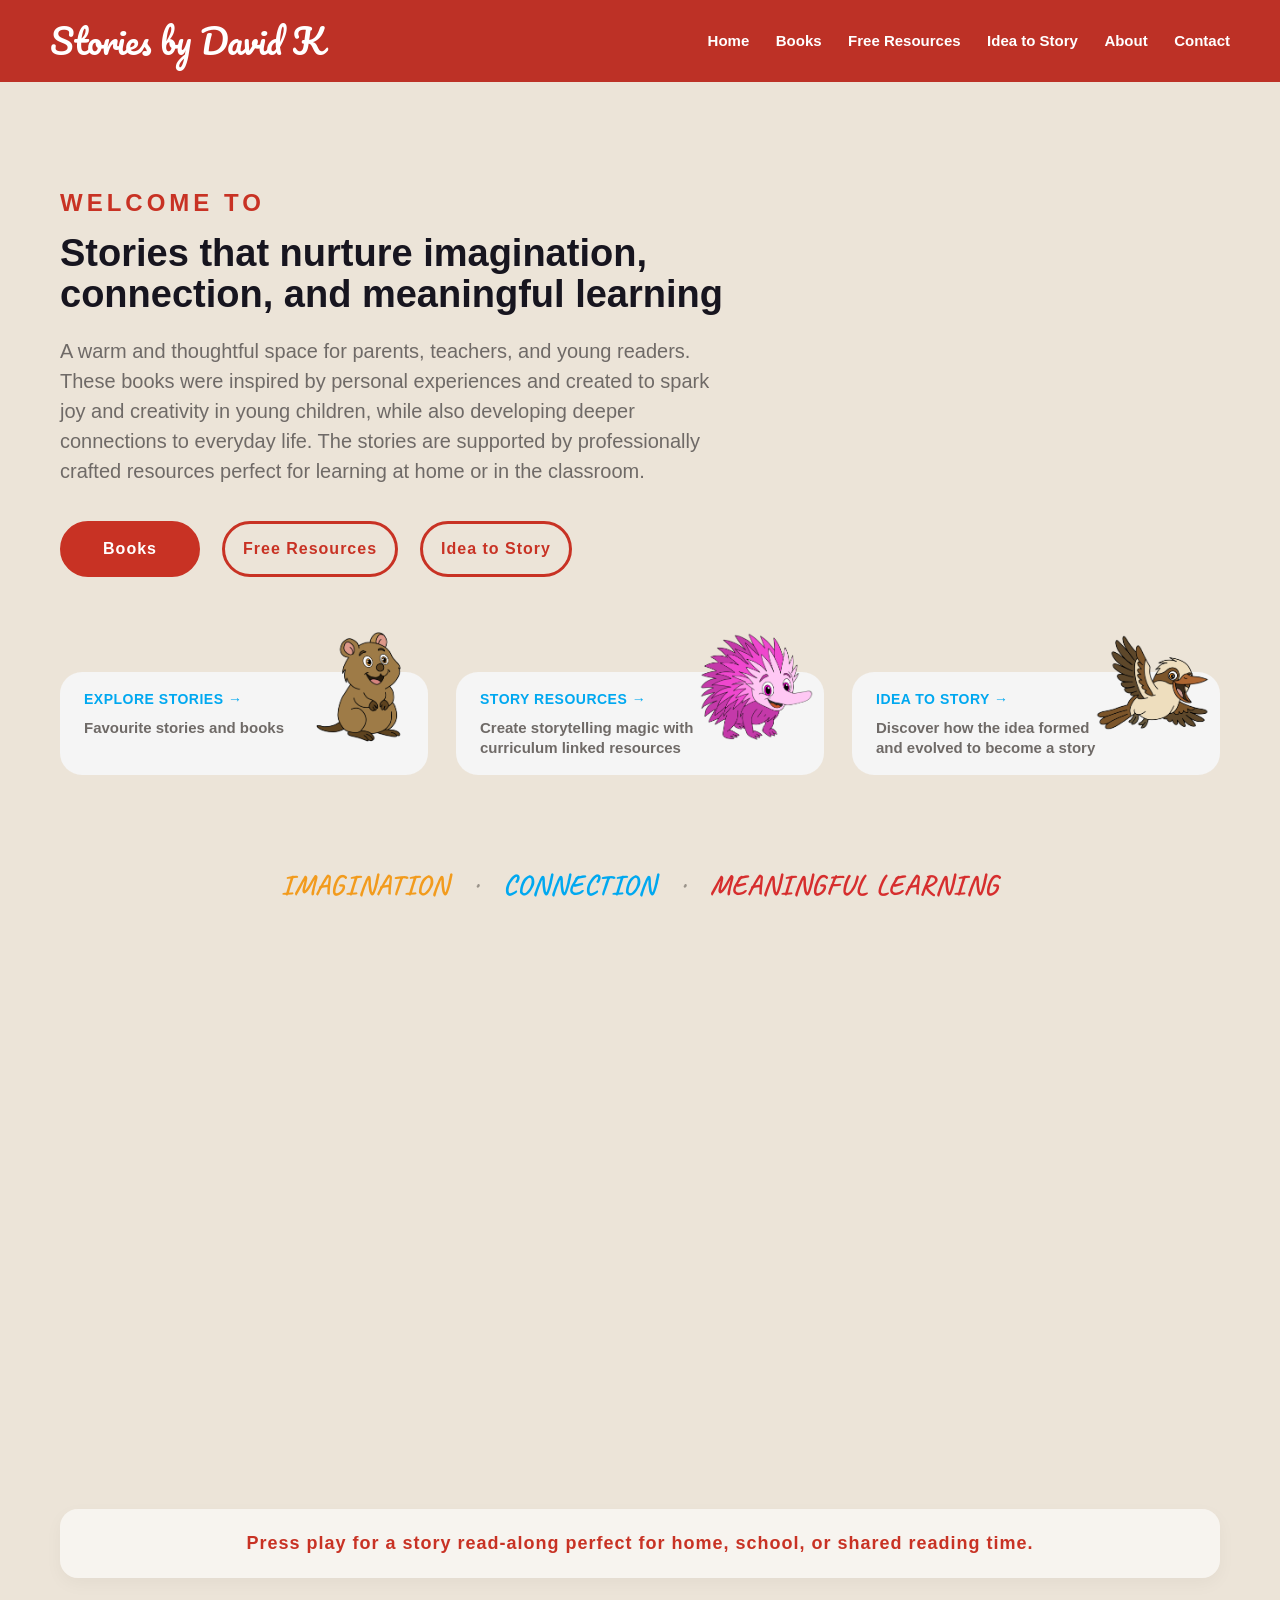
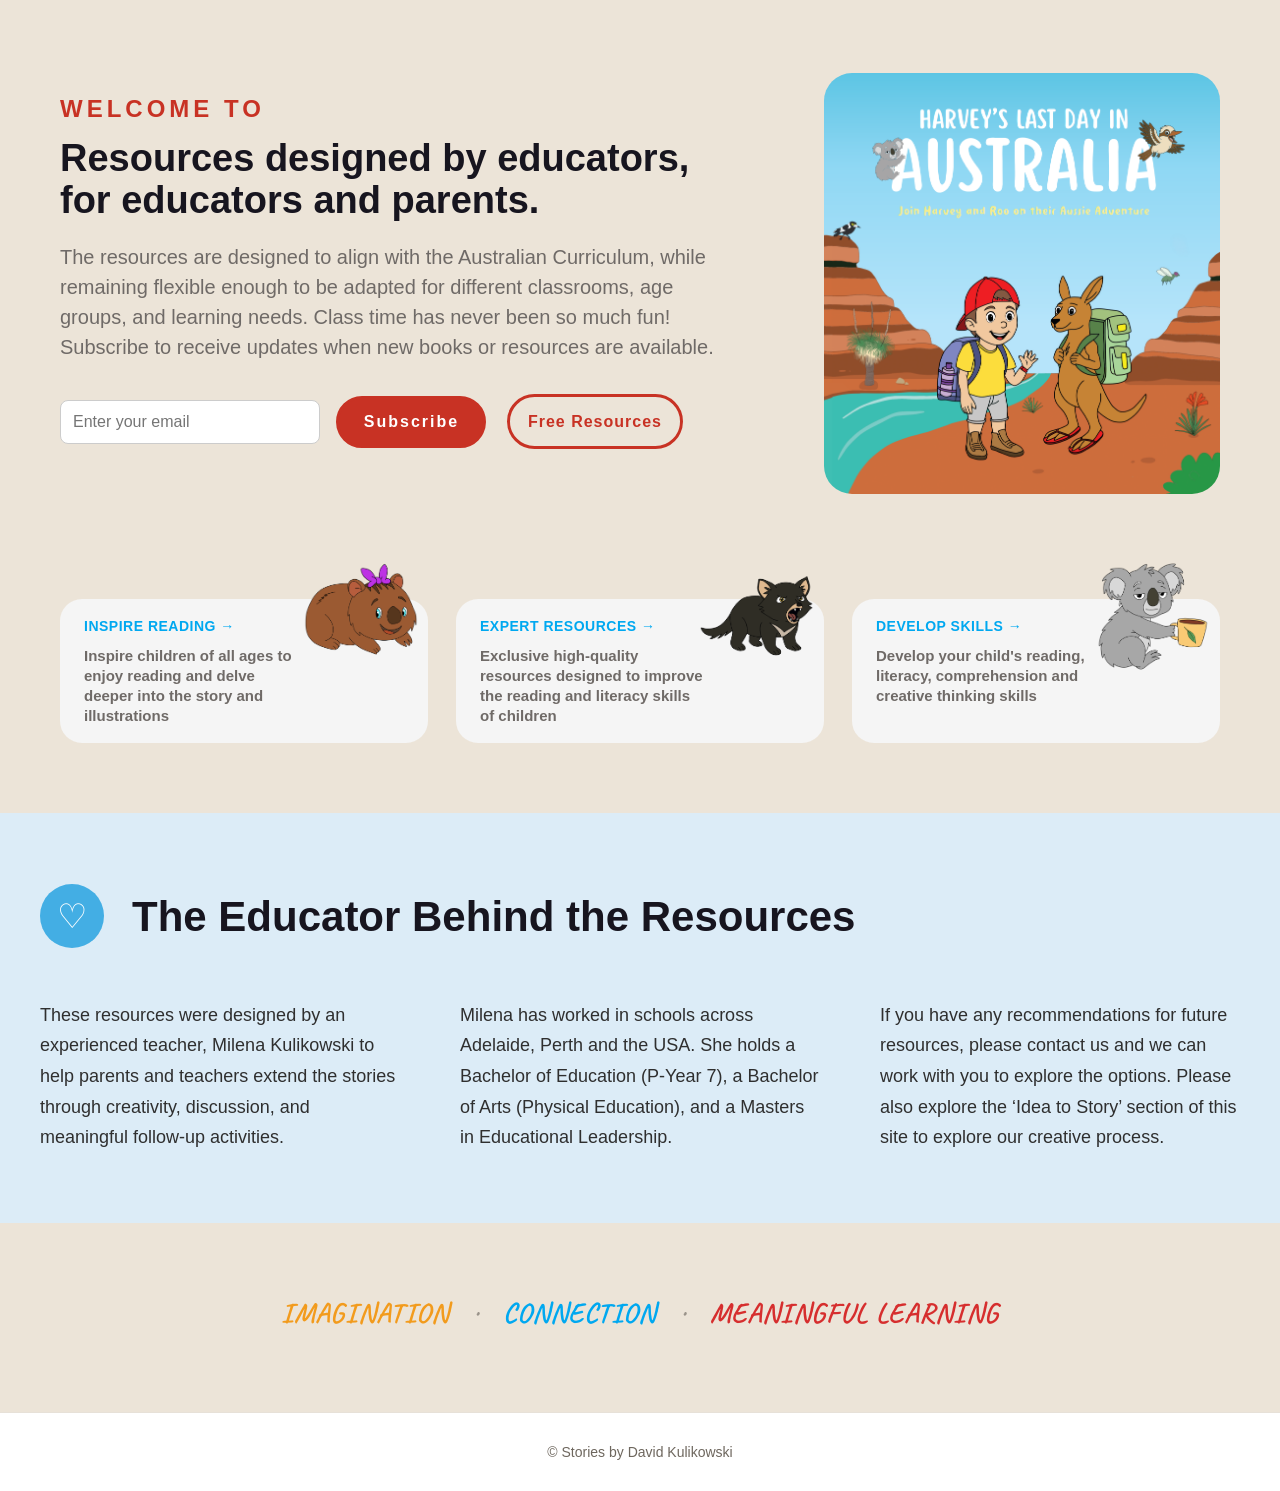
<file: index.html>
<!DOCTYPE html>
<html lang="en">
<head>

  <script async src="https://www.googletagmanager.com/gtm.js?id=GTM-56MF9CP8"></script>
<script>
  window.dataLayer = window.dataLayer || [];
  function gtag(){dataLayer.push(arguments);}
  gtag('js', new Date());
</script>

  
  <meta charset="UTF-8">
  <meta name="viewport" content="width=device-width, initial-scale=1.0">
  <title>Stories by David K</title>

  <link rel="preconnect" href="https://fonts.googleapis.com">
  <link rel="preconnect" href="https://fonts.gstatic.com" crossorigin>
  <link href="https://fonts.googleapis.com/css2?family=Pacifico&display=swap" rel="stylesheet">

  <link rel="icon" type="image/png" href="favicon.png">

  <link href="https://fonts.googleapis.com/css2?family=Caveat:wght@400;500;600&display=swap" rel="stylesheet">
  
  <link rel="stylesheet" href="style.css">
</head>

<body>

<header>
  <div class="nav-container">
    <a class="site-title" href="index.html">Stories by David K</a>

    <button class="menu-toggle" aria-label="Open menu" onclick="document.body.classList.toggle('menu-open')">
      ☰
    </button>

    <nav>
      <a href="index.html">Home</a>
      <a href="books.html">Books</a>
      <a href="resources.html">Free Resources</a>
      <a href="idea.html">Idea to Story</a>
      <a href="about.html">About</a>
      <a href="contact.html">Contact</a>
    </nav>
  </div>
</header>

<section class="hero home-hero">

  <div class="hero-text">

    <h4>WELCOME TO</h4>

    <h1>
      Stories that nurture imagination,
      connection, and meaningful learning
    </h1>

    <p>
      A warm and thoughtful space for parents, teachers, and young readers.
      These books were inspired by personal experiences and created to spark 
      joy and creativity in young children, while also developing deeper connections to everyday life.
      The stories are supported by professionally crafted resources perfect for learning at home or in the classroom.
    </p>

    <div class="buttons">
      <a class="button button-primary" href="books.html">Books</a>
      <a class="button button-secondary" href="resources.html">Free Resources</a>
      <a class="button button-secondary" href="idea.html">Idea to Story</a>
    </div>

  </div>

<div class="hero-image hero-video">
  <video autoplay muted loop playsinline>
    <source src="HandR2.mp4" type="video/mp4">
  </video>
</div>

</section>

<section class="quick-links home-quick-links">

  <a class="quick-card" href="books.html">
    <div>
      <h3>EXPLORE STORIES →</h3>
      <p>Favourite stories and books</p>
    </div>
    <img src="Quokka.PNG" alt="Quokka">
  </a>

  <a class="quick-card" href="resources.html">
    <div>
      <h3>STORY RESOURCES →</h3>
      <p>Create storytelling magic with curriculum linked resources</p>
    </div>
    <img src="Echidna.PNG" alt="Echidna">
  </a>

  <a class="quick-card" href="idea.html">
    <div>
      <h3>IDEA TO STORY →</h3>
      <p>Discover how the idea formed and evolved to become a story</p>
    </div>
    <img src="Kookaburra.PNG" alt="Kookaburra">
  </a>

</section>

<section class="tagline-strip">
  <span class="orange">IMAGINATION</span>
  <span class="dot">·</span>

  <span class="blue">CONNECTION</span>
  <span class="dot">·</span>

  <span class="red">MEANINGFUL LEARNING</span>
</section>

<section class="image-feature">

  <div class="video-container">
    <iframe
      src="https://www.youtube.com/embed/x6eEMxM8Ahw"
      title="Children's Story Read-Along"
      allow="accelerometer; autoplay; clipboard-write; encrypted-media; gyroscope; picture-in-picture; web-share"
      allowfullscreen>
    </iframe>
  </div>

  <div class="video-note-card">
    Press play for a story read-along perfect for home, school, or shared reading time.
  </div>

</section>

<section class="resources-hero">

  <div class="resources-text">
    <h4>WELCOME TO</h4>

    <h2>Resources designed by educators, for educators and parents.</h2>

    <p>
      The resources are designed to align with the Australian Curriculum,
      while remaining flexible enough to be adapted for different classrooms,
      age groups, and learning needs. Class time has never been so much fun!

      Subscribe to receive updates when new books or resources are available.
    </p>

    <iframe name="hidden_iframe" style="display:none;"></iframe>

    <form
      action="https://buttondown.com/api/emails/embed-subscribe/storiesbydavidk"
      method="post"
      target="hidden_iframe"
      class="embeddable-buttondown-form"
      onsubmit="document.getElementById('subscribe-message').style.display='block';"
    >

      <input
        type="email"
        name="email"
        id="bd-email"
        placeholder="Enter your email"
        required
      />

      <input type="submit" value="Subscribe" />

      <p id="subscribe-message">
        ✅ Welcome! Please check your email to confirm your subscription.
      </p>

      <a class="button button-secondary" href="resources.html">Free Resources</a> 
    
    </form>
  </div>

  <div class="resources-image">
    <img src="coverF.png" alt="Resources illustration">
  </div>

</section>

<div class="spacer"></div>

<section class="quick-links">

  <a class="quick-card" href="resources.html">
    <div>
      <h3>INSPIRE READING →</h3>
      <p>Inspire children of all ages to enjoy reading and delve deeper into the story and illustrations</p>
    </div>
    <img src="Wombat.PNG" alt="Wombat">
  </a>

  <a class="quick-card" href="resources.html">
    <div>
      <h3>EXPERT RESOURCES →</h3>
      <p>Exclusive high-quality resources designed to improve the reading and literacy skills of children</p>
    </div>
    <img src="DevilF.PNG" alt="Devil">
  </a>

  <a class="quick-card" href="resources.html">
    <div>
      <h3>DEVELOP SKILLS →</h3>
      <p>Develop your child's reading, literacy, comprehension and creative thinking skills</p>
    </div>
    <img src="KoalaF.PNG" alt="KoalaF">
  </a>

</section>

<section class="educator-section">

  <div class="educator-heading">
    <div class="educator-circle">♡</div>

    <h2>The Educator Behind the Resources</h2>
  </div>

  <div class="educator-grid">

    <div class="educator-item">
      <p>
        These resources were designed by an experienced teacher,
        Milena Kulikowski to help parents and teachers extend the
        stories through creativity, discussion, and meaningful
        follow-up activities.
      </p>
    </div>

    <div class="educator-item">
      <p>
        Milena has worked in schools across Adelaide, Perth and the USA.
        She holds a Bachelor of Education (P-Year 7), a Bachelor of Arts
        (Physical Education), and a Masters in Educational Leadership.
      </p>
    </div>

    <div class="educator-item">
      <p>
        If you have any recommendations for future resources,
        please contact us and we can work with you to explore the options.
        Please also explore the ‘Idea to Story’ section of this site to
        explore our creative process.
      </p>
    </div>

  </div>

</section>

<section class="tagline-strip">
  <span class="orange">IMAGINATION</span>
  <span class="dot">·</span>

  <span class="blue">CONNECTION</span>
  <span class="dot">·</span>

  <span class="red">MEANINGFUL LEARNING</span>
</section>

<div class="footer">
  © Stories by David Kulikowski
</div>

</body>
</html>
</file>
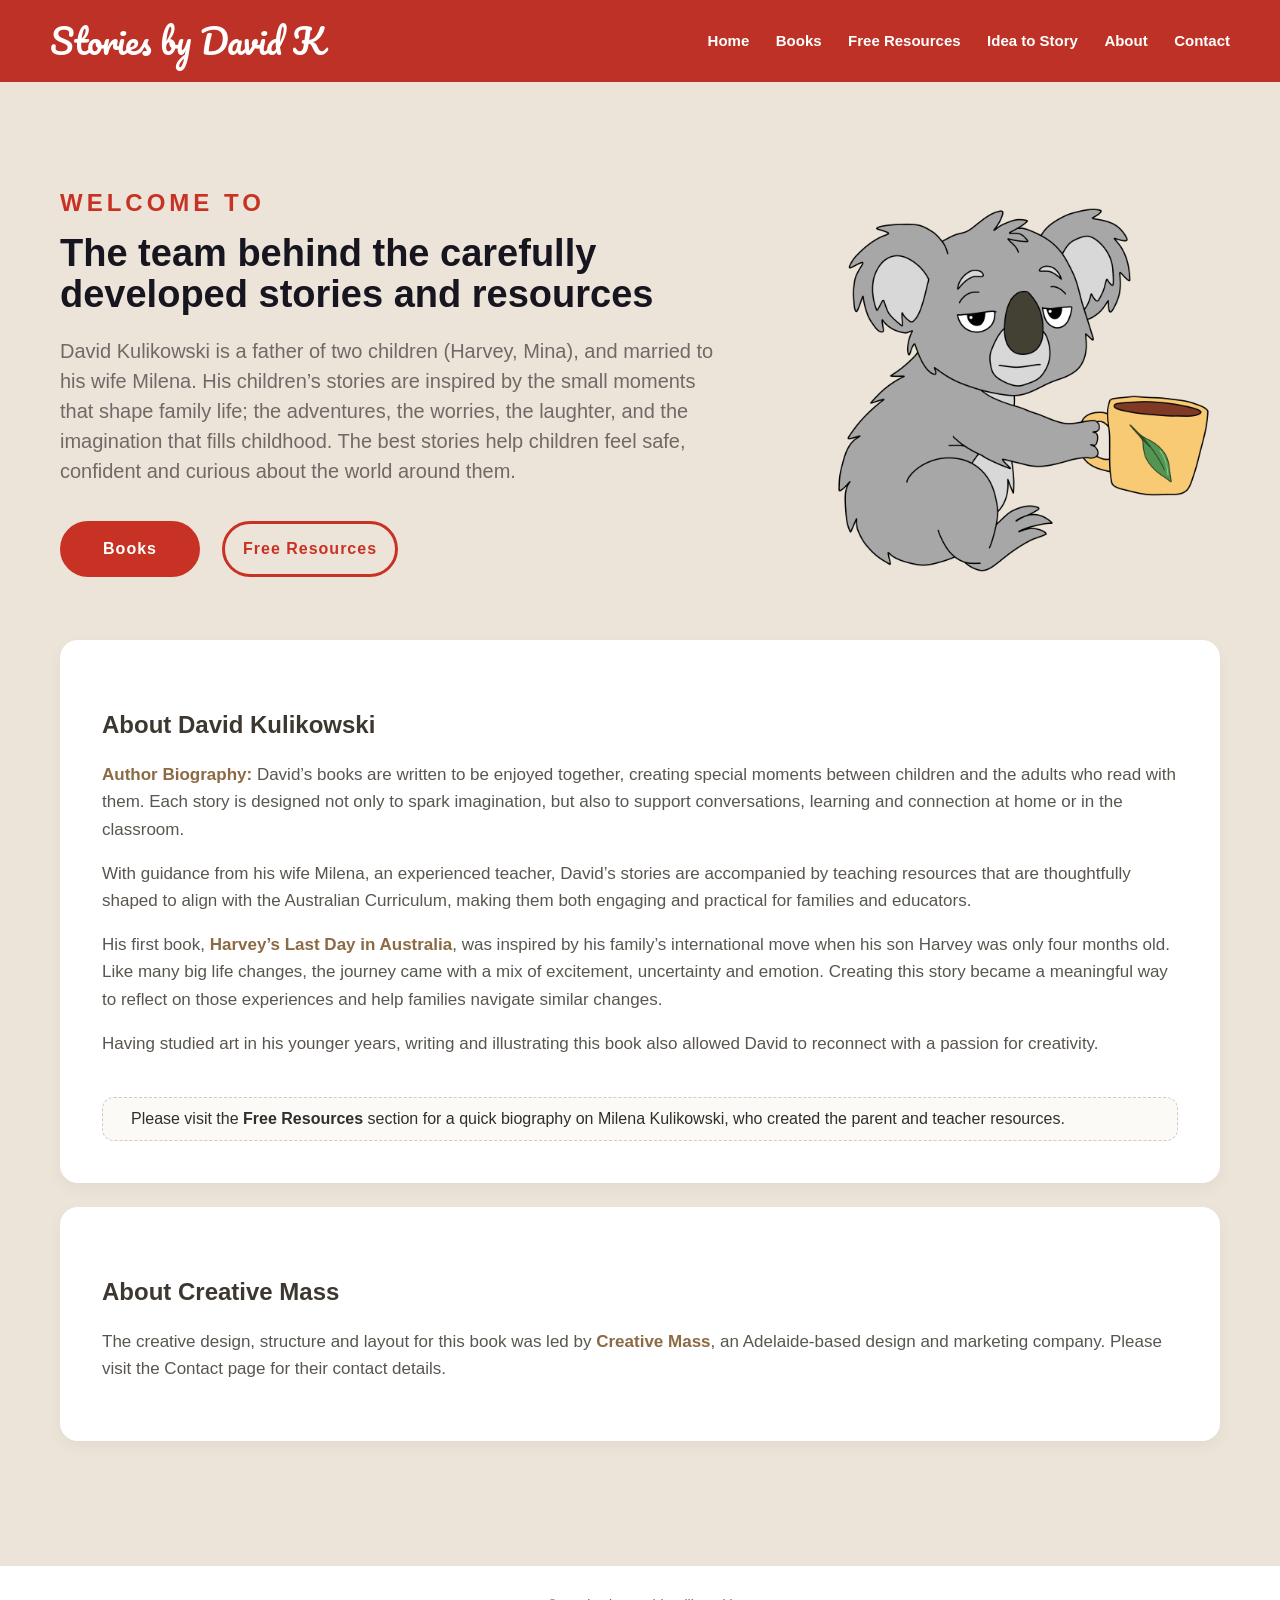
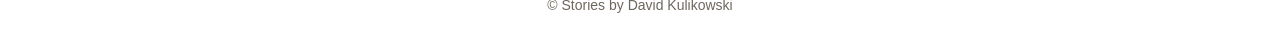
<file: about.html>
<!DOCTYPE html>
<html lang="en">
<head>

  <script async src="https://www.googletagmanager.com/gtm.js?id=GTM-56MF9CP8"></script>
<script>
  window.dataLayer = window.dataLayer || [];
  function gtag(){dataLayer.push(arguments);}
  gtag('js', new Date());
</script>


  
  <meta charset="UTF-8">
  <meta name="viewport" content="width=device-width, initial-scale=1.0">
  <title>About | Stories by David K</title>

  <link rel="preconnect" href="https://fonts.googleapis.com">
  <link rel="preconnect" href="https://fonts.gstatic.com" crossorigin>
  <link href="https://fonts.googleapis.com/css2?family=Pacifico&display=swap" rel="stylesheet">

  <link rel="icon" type="image/png" href="favicon.png">

  <link rel="stylesheet" href="style.css">


  
</head>

  
<body>

<header>
  <div class="nav-container">
    <a class="site-title" href="index.html">Stories by David K</a>

    <button class="menu-toggle" aria-label="Open menu" onclick="document.body.classList.toggle('menu-open')">
      ☰
    </button>

    <nav>
      <a href="index.html">Home</a>
      <a href="books.html">Books</a>
      <a href="resources.html">Free Resources</a>
      <a href="idea.html">Idea to Story</a>
      <a href="about.html">About</a>
      <a href="contact.html">Contact</a>
    </nav>
  </div>
</header>

<section class="resources-hero">

  <div class="resources-text">

    <h4>WELCOME TO</h4>

    <h2>
      The team behind the carefully developed stories and resources
    </h2>

    <p>
      David Kulikowski is a father of two children (Harvey, Mina),
      and married to his wife Milena.
      His children’s stories are inspired by the small moments
      that shape family life; the adventures, the worries, the laughter,
      and the imagination that fills childhood.    
      The best stories help children feel safe, confident
      and curious about the world around them.
    </p>

    <div class="buttons">
      <a class="button button-primary" href="books.html">Books</a>
      <a class="button button-secondary" href="resources.html">Free Resources</a>
    </div>

  </div>

  <div class="resources-image">
    <img src="KoalaF.PNG" alt="Harvey's Last Day in Australia">
  </div>

</section>

<section class="section page-section-up">

<div class="section-card" id="idea-card">

    <h3>About David Kulikowski</h3>

    <p>
      <span class="highlight">Author Biography:</span>
      David’s books are written to be enjoyed together, creating special moments
      between children and the adults who read with them.
      Each story is designed not only to spark imagination, but also to support
      conversations, learning and connection at home or in the classroom.
    </p>

    <p>
      With guidance from his wife Milena, an experienced teacher, David’s stories
      are accompanied by teaching resources that are thoughtfully shaped to align
      with the Australian Curriculum, making them both engaging and practical for
      families and educators.
    </p>

    <p>
      His first book, <span class="highlight">Harvey’s Last Day in Australia</span>,
      was inspired by his family’s international move when his son Harvey was only
      four months old. Like many big life changes, the journey came with a mix of
      excitement, uncertainty and emotion. Creating this story became a meaningful
      way to reflect on those experiences and help families navigate similar changes.
    </p>

    <p>
      Having studied art in his younger years, writing and illustrating this book
      also allowed David to reconnect with a passion for creativity.
    </p>

    <div class="placeholder-box">
      Please visit the <strong>Free Resources</strong> section for a quick biography
      on Milena Kulikowski, who created the parent and teacher resources.
    </div>

  </div>

  <div class="section-card">

    <h3>About Creative Mass</h3>

    <p class="small-note">
      The creative design, structure and layout for this book was led by
      <span class="highlight">Creative Mass</span>, an Adelaide-based design and
      marketing company. Please visit the Contact page for their contact details.
    </p>

  </div>

</section>

<div class="footer">
  © Stories by David Kulikowski
</div>

</body>
</html>
</file>
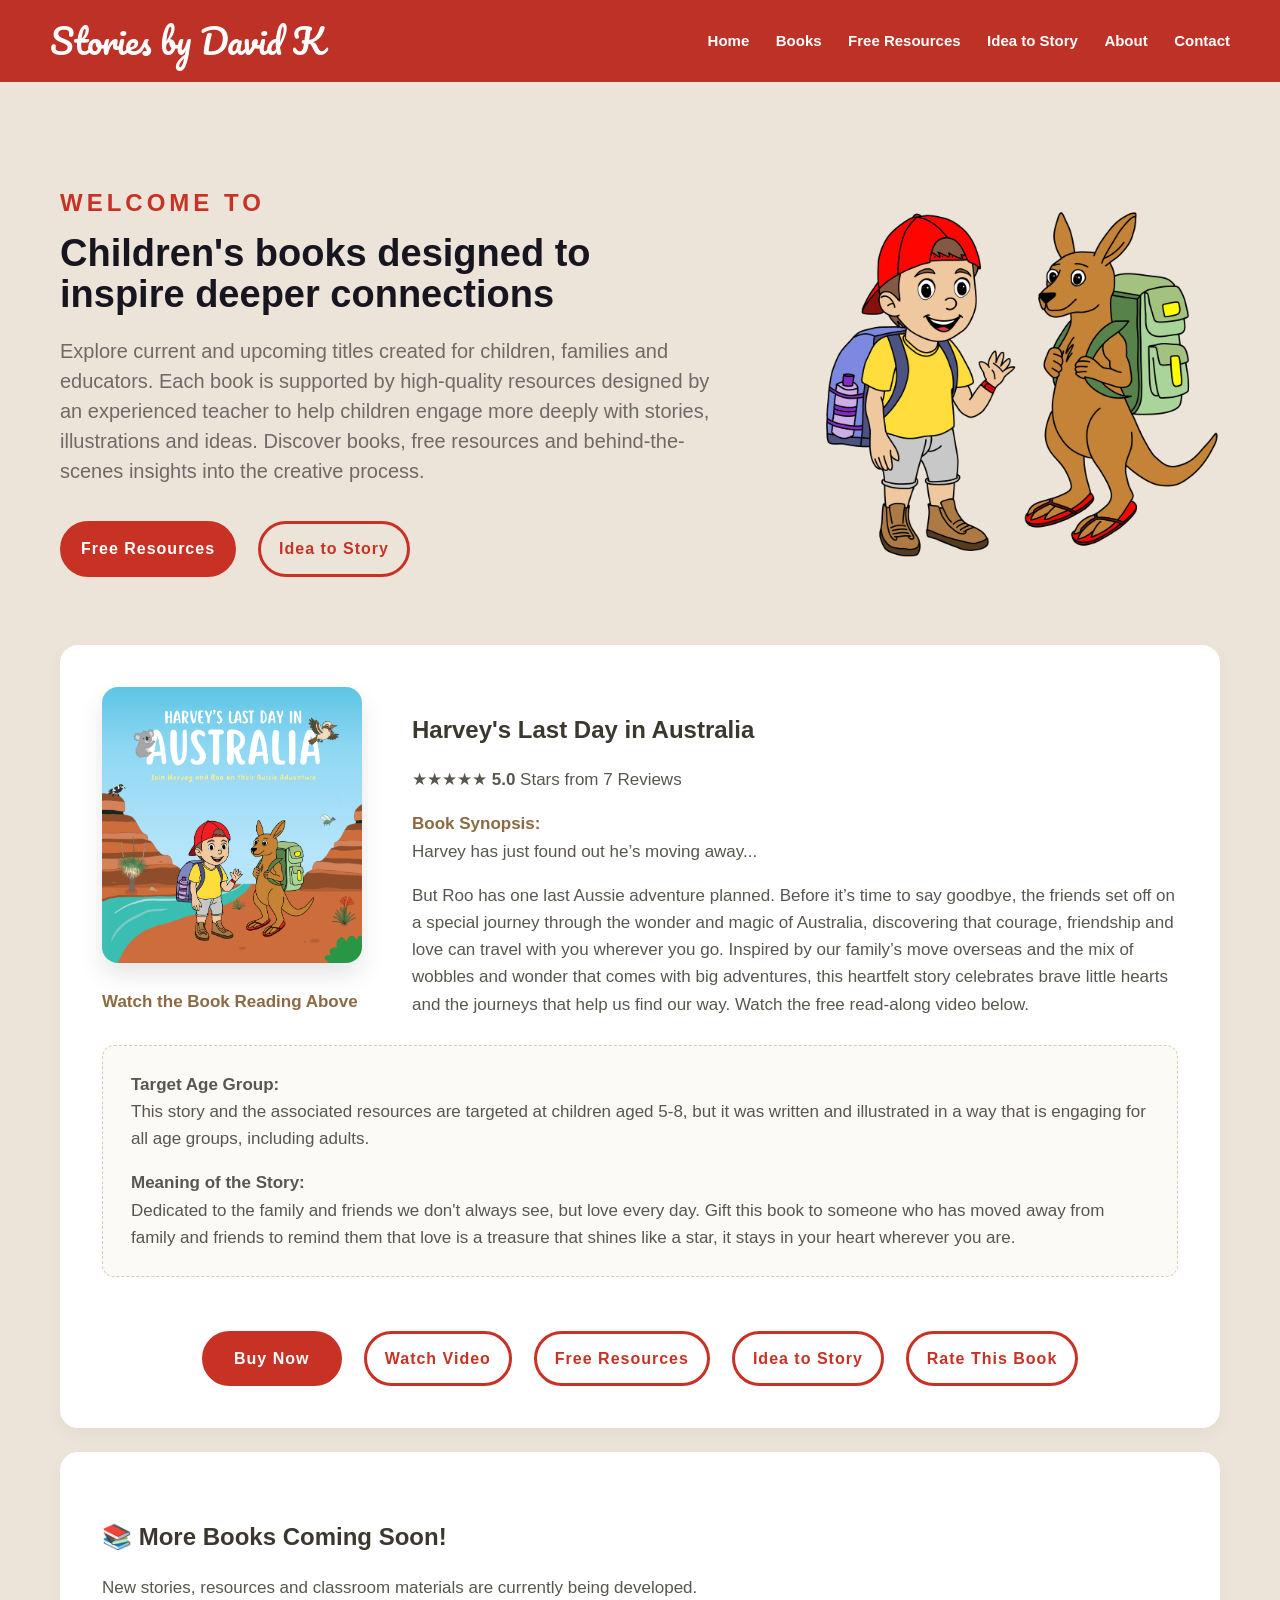
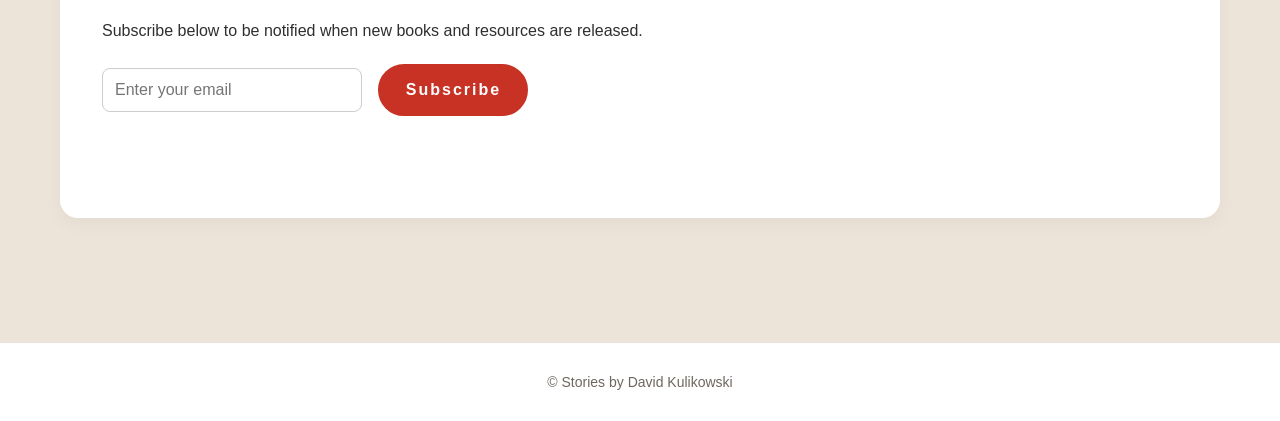
<file: books.html>
<!DOCTYPE html>
<html lang="en">
<head>

  <script async src="https://www.googletagmanager.com/gtm.js?id=GTM-56MF9CP8"></script>
<script>
  window.dataLayer = window.dataLayer || [];
  function gtag(){dataLayer.push(arguments);}
  gtag('js', new Date());
</script>

  
  <meta charset="UTF-8">
  <meta name="viewport" content="width=device-width, initial-scale=1.0">
  <title>Books | Stories by David K</title>

  <link rel="preconnect" href="https://fonts.googleapis.com">
  <link rel="preconnect" href="https://fonts.gstatic.com" crossorigin>
  <link href="https://fonts.googleapis.com/css2?family=Pacifico&display=swap" rel="stylesheet">

  <link rel="icon" type="image/png" href="favicon.png">

  <link rel="stylesheet" href="style.css">
</head>

<body>

<header>
  <div class="nav-container">
    <a class="site-title" href="index.html">Stories by David K</a>

    <button class="menu-toggle" aria-label="Open menu" onclick="document.body.classList.toggle('menu-open')">
      ☰
    </button>

    <nav>
      <a href="index.html">Home</a>
      <a href="books.html">Books</a>
      <a href="resources.html">Free Resources</a>
      <a href="idea.html">Idea to Story</a>
      <a href="about.html">About</a>
      <a href="contact.html">Contact</a>
    </nav>
  </div>
</header>

<section class="resources-hero">

  <div class="resources-text">

    <h4>WELCOME TO</h4>

    <h2>
      Children's books designed to inspire deeper connections
    </h2>

    <p>
      Explore current and upcoming titles created for children, families and educators.
      Each book is supported by high-quality resources designed by an experienced teacher
      to help children engage more deeply with stories, illustrations and ideas.
      Discover books, free resources and behind-the-scenes insights into the creative process.
    </p>

    <div class="buttons">
      <a class="button button-primary" href="resources.html">Free Resources</a>
      <a class="button button-secondary" href="idea.html">Idea to Story</a>
    </div>

  </div>

  <div class="resources-image">
    <img src="HandR.PNG" alt="Harvey's Last Day in Australia">
  </div>

</section>

<section class="section">

  <div class="section-card" id="harvey-book">
    <div class="book-layout">

      <div>
        <img src="coverF.png" alt="Harvey's Last Day in Australia cover">

        <p>
          <span class="highlight">Watch the Book Reading Above</span>
        </p>
      </div>

      <div>
        <h3>Harvey's Last Day in Australia</h3>

    
        <p class="book-rating">
        <span class="stars">★★★★★</span>
        <strong>5.0</strong> Stars from 7 Reviews
        </p>

        
        <p>
          <span class="highlight">Book Synopsis:</span><br>
          Harvey has just found out he’s moving away... 

                      <p>
                        
          But Roo has one last Aussie adventure planned.
          Before it’s time to say goodbye, the friends set off on a special journey through the wonder and magic of Australia,
          discovering that courage, friendship and love can travel with you wherever you go.
          Inspired by our family’s move overseas and the mix of wobbles and wonder that comes with big adventures,
          this heartfelt story celebrates brave little hearts and the journeys that help us find our way. Watch the free read-along video below.
        </p>

</div>

<div class="placeholder-box book-wide-box">
  <p>
    <strong>Target Age Group:</strong><br>
    This story and the associated resources are targeted at children aged 5-8,
    but it was written and illustrated in a way that is engaging for all age groups, including adults.
  </p>

  <p>
    <strong>Meaning of the Story:</strong><br>
    Dedicated to the family and friends we don't always see, but love every day.
    Gift this book to someone who has moved away from family and friends to remind them that love is a treasure
    that shines like a star, it stays in your heart wherever you are.
  </p>
</div>

<div class="book-wide-buttons">
  <a class="button button-primary" href="https://www.amazon.com.au/dp/1764799607" target="_blank">Buy Now</a>
  <a class="button button-secondary" href="https://www.youtube.com/watch?v=x6eEMxM8Ahw" target="_blank">Watch Video</a>
  <a class="button button-secondary" href="resources.html">Free Resources</a>
  <a class="button button-secondary" href="idea.html">Idea to Story</a>
  <a class="button button-secondary" href="https://forms.gle/YKssuGMKzCVtWN799" target="_blank">Rate This Book</a>

</div>

    </div>
  </div>

  <div class="section-card">
    <h3>📚 More Books Coming Soon!</h3>

    <p>
      New stories, resources and classroom materials are currently being developed.
    </p>
      Subscribe below to be notified when new books and resources are released.
    </p>

    <iframe name="hidden_iframe" style="display:none;"></iframe>

    <form
      action="https://buttondown.com/api/emails/embed-subscribe/storiesbydavidk"
      method="post"
      target="hidden_iframe"
      class="embeddable-buttondown-form"
      onsubmit="document.getElementById('subscribe-message').style.display='block';"
    >

      <input
        type="email"
        name="email"
        id="bd-email"
        placeholder="Enter your email"
        required
      >

      <input type="submit" value="Subscribe">

      <p id="subscribe-message">
        ✅ Welcome! Please check your email to confirm your subscription.
      </p>

    </form>

  </div>

</section>

<div class="footer">
  © Stories by David Kulikowski
</div>

</body>
</html>
</file>
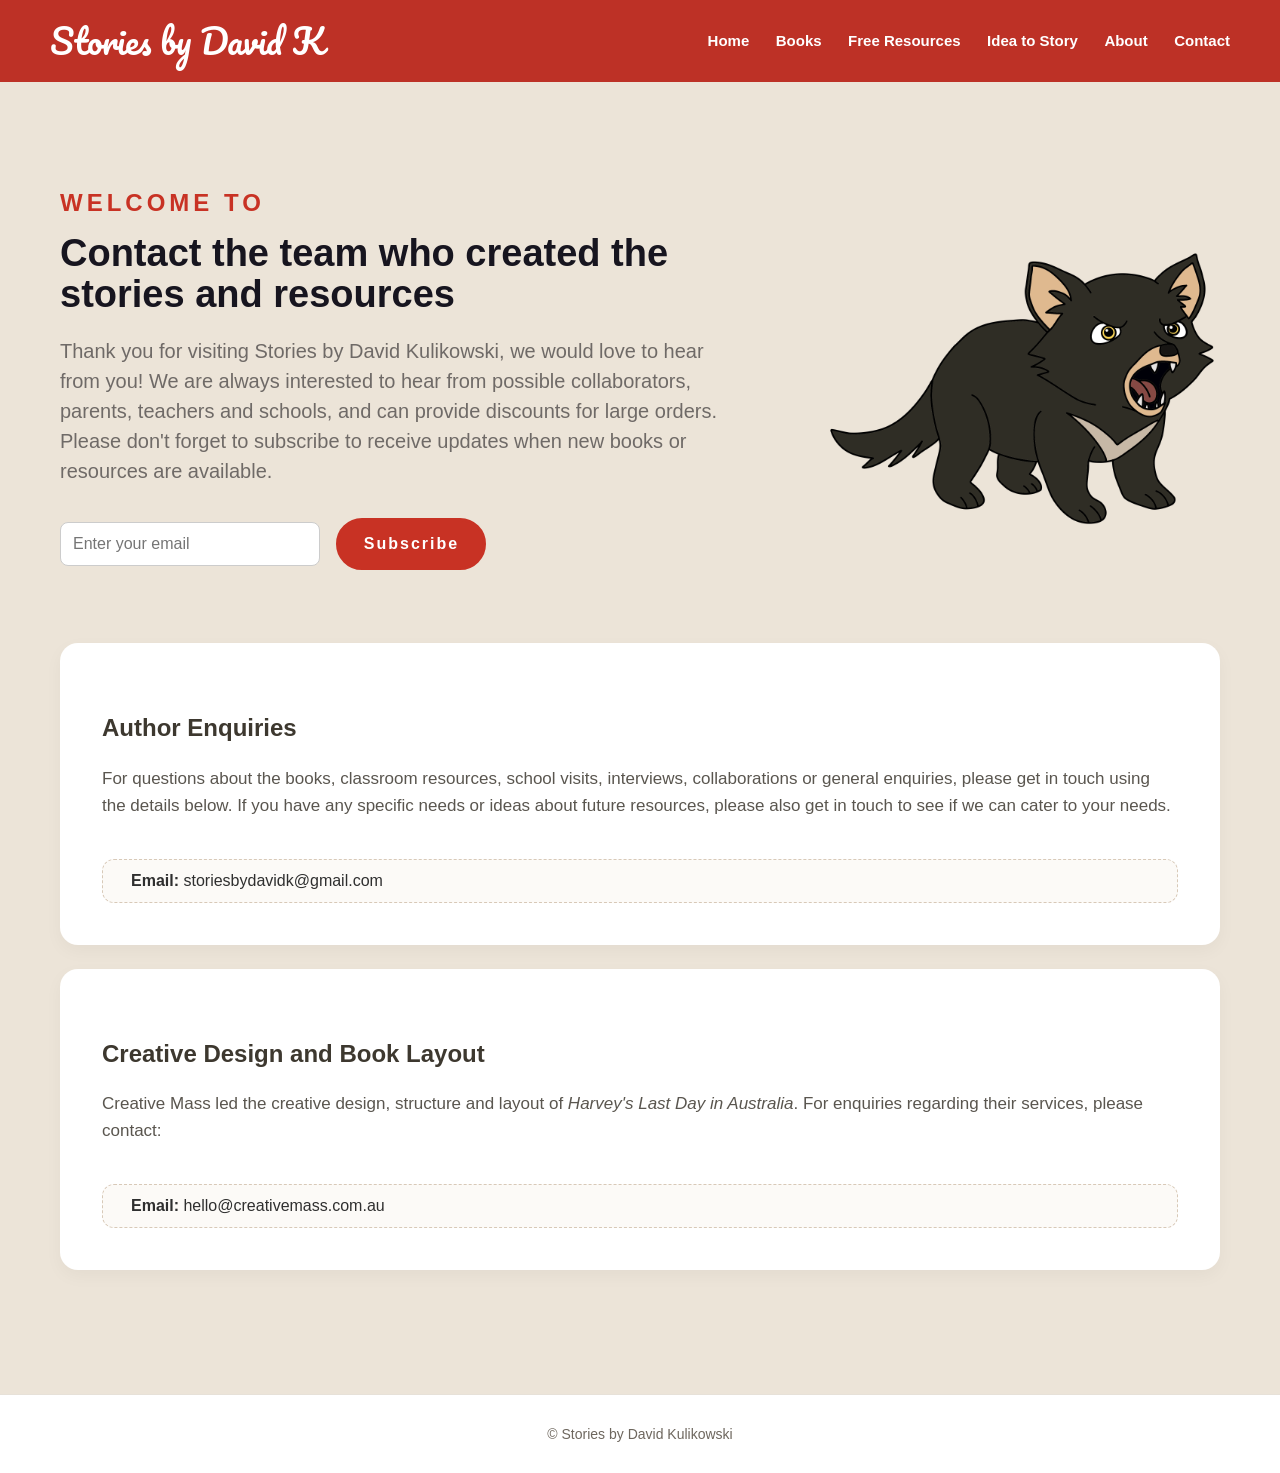
<file: contact.html>
<!DOCTYPE html>
<html lang="en">
<head>

  <script async src="https://www.googletagmanager.com/gtm.js?id=GTM-56MF9CP8"></script>
<script>
  window.dataLayer = window.dataLayer || [];
  function gtag(){dataLayer.push(arguments);}
  gtag('js', new Date());
</script>

  
  <meta charset="UTF-8">
  <meta name="viewport" content="width=device-width, initial-scale=1.0">
  <title>Contact | Stories by David K</title>

  <link rel="preconnect" href="https://fonts.googleapis.com">
  <link rel="preconnect" href="https://fonts.gstatic.com" crossorigin>
  <link href="https://fonts.googleapis.com/css2?family=Pacifico&display=swap" rel="stylesheet">

  <link rel="icon" type="image/png" href="favicon.png">

  <link rel="stylesheet" href="style.css">
</head>

<body>

<header>
  <div class="nav-container">
    <a class="site-title" href="index.html">Stories by David K</a>

    <button class="menu-toggle" aria-label="Open menu" onclick="document.body.classList.toggle('menu-open')">
      ☰
    </button>

    <nav>
      <a href="index.html">Home</a>
      <a href="books.html">Books</a>
      <a href="resources.html">Free Resources</a>
      <a href="idea.html">Idea to Story</a>
      <a href="about.html">About</a>
      <a href="contact.html">Contact</a>
    </nav>
  </div>
</header>

<section class="resources-hero">
  <div class="resources-text">
    <h4>WELCOME TO</h4>
    <h2>Contact the team who created the stories and resources</h2>
    <p>
      Thank you for visiting Stories by David Kulikowski, we would love to hear from you!  
      We are always interested to hear from possible collaborators, parents, teachers and schools, and can provide discounts for large orders. 
      Please don't forget to subscribe to receive updates when new books or resources are available.
    </p>
  <iframe name="hidden_iframe" style="display:none;"></iframe>

    <form
      action="https://buttondown.com/api/emails/embed-subscribe/storiesbydavidk"
      method="post"
      target="hidden_iframe"
      class="embeddable-buttondown-form"
      onsubmit="document.getElementById('subscribe-message').style.display='block';"
    >
      <input
        type="email"
        name="email"
        id="bd-email"
        placeholder="Enter your email"
        required
      />

      <input type="submit" value="Subscribe" />

      <p id="subscribe-message">
        ✅ Welcome! Please check your email to confirm your subscription.
      </p>
    </form>
    
  </div>

  <div class="resources-image">
    <img src="DevilF.PNG" alt="Contact Stories by David Kulikowski">
  </div>
</section>

<section class="section page-section-up">

<div class="section-card" id="idea-card">
    <h3>Author Enquiries</h3>

    <p>
      For questions about the books, classroom resources, school visits, interviews, collaborations or general enquiries, please get in touch using the details below.
      If you have any specific needs or ideas about future resources, please also get in touch to see if we can cater to your needs.
    </p>

    <div class="placeholder-box">
      <strong>Email:</strong> storiesbydavidk@gmail.com
    </div>
  </div>

  <div class="section-card">
    <h3>Creative Design and Book Layout</h3>

    <p>
      Creative Mass led the creative design, structure and layout of <em>Harvey's Last Day in Australia</em>. For enquiries regarding their services, please contact:
    </p>

    <div class="placeholder-box">
      <strong>Email:</strong> hello@creativemass.com.au
    </div>
  </div>

</section>

<div class="footer">
  © Stories by David Kulikowski
</div>

</body>
</html>
</file>
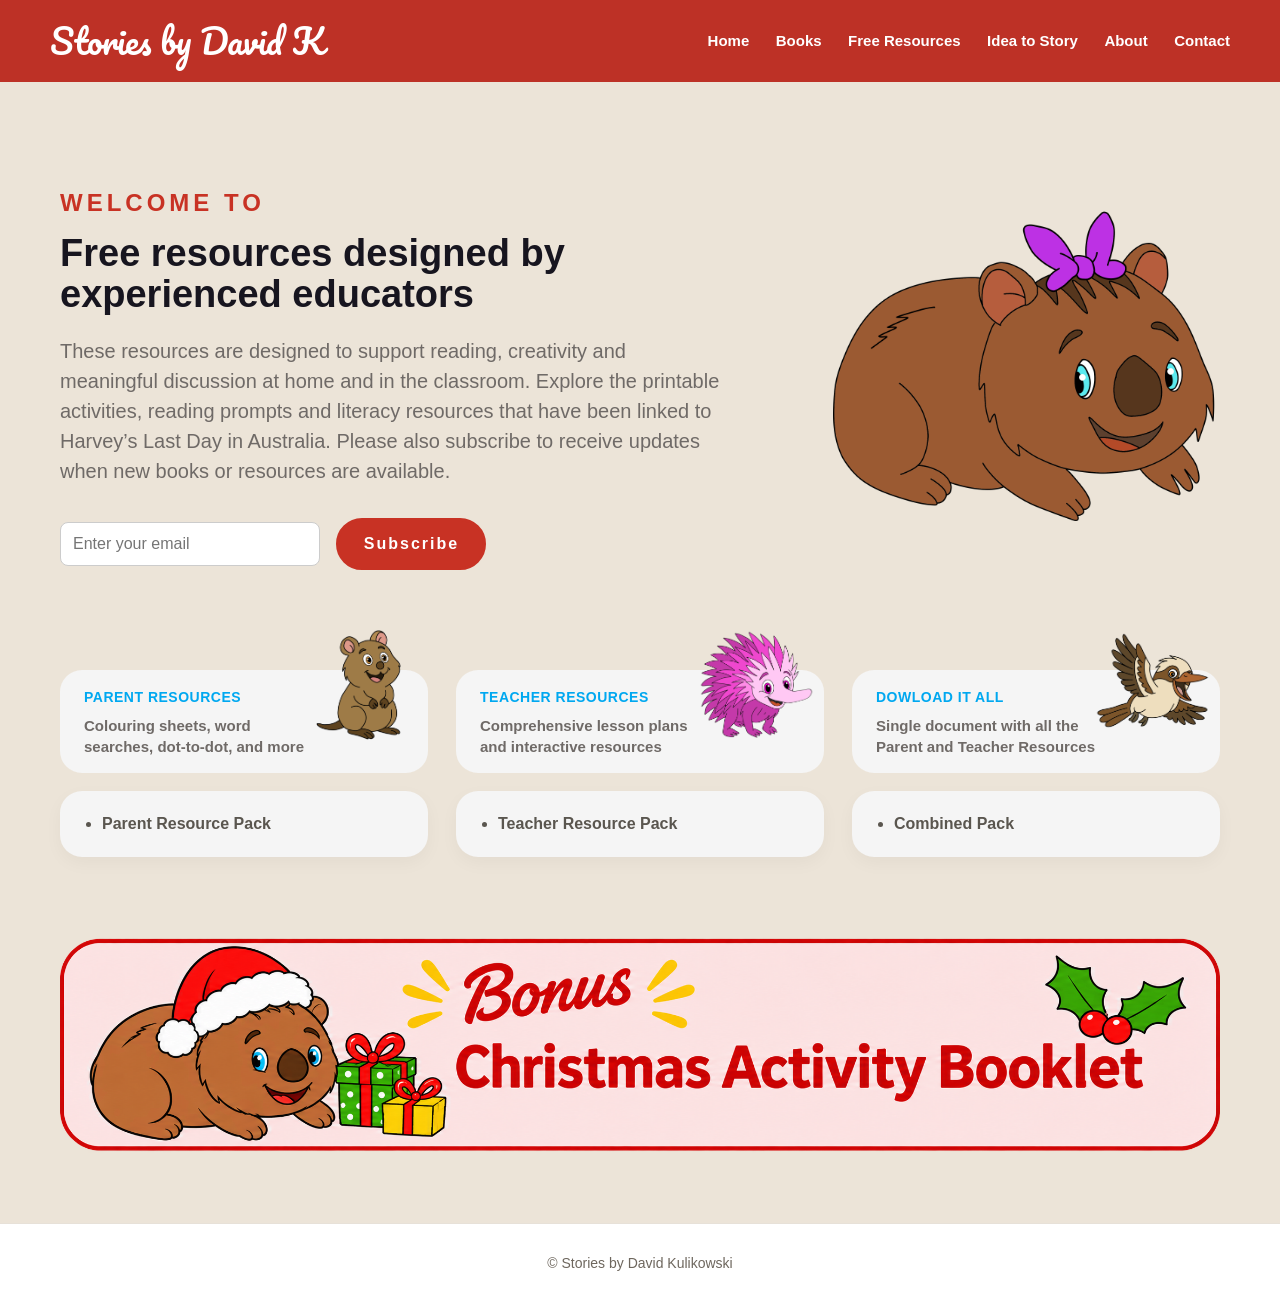
<file: resources.html>
<!DOCTYPE html>
<html lang="en">
<head>

  <script async src="https://www.googletagmanager.com/gtm.js?id=GTM-56MF9CP8"></script>
<script>
  window.dataLayer = window.dataLayer || [];
  function gtag(){dataLayer.push(arguments);}
  gtag('js', new Date());
</script>

  
  <meta charset="UTF-8">
  <meta name="viewport" content="width=device-width, initial-scale=1.0">
  <title>Free Resources | Stories by David K</title>

  <link rel="preconnect" href="https://fonts.googleapis.com">
  <link rel="preconnect" href="https://fonts.gstatic.com" crossorigin>
  <link href="https://fonts.googleapis.com/css2?family=Pacifico&display=swap" rel="stylesheet">

  <link rel="icon" type="image/png" href="favicon.png">

  <link rel="stylesheet" href="style.css">
</head>

<body>

<header>
  <div class="nav-container">
    <a class="site-title" href="index.html">Stories by David K</a>

    <button class="menu-toggle" aria-label="Open menu" onclick="document.body.classList.toggle('menu-open')">
      ☰
    </button>

    <nav>
      <a href="index.html">Home</a>
      <a href="books.html">Books</a>
      <a href="resources.html">Free Resources</a>
      <a href="idea.html">Idea to Story</a>
      <a href="about.html">About</a>
      <a href="contact.html">Contact</a>
    </nav>
  </div>
</header>

<section class="resources-hero">
  <div class="resources-text">
    <h4>WELCOME TO</h4>

    <h2>Free resources designed by experienced educators</h2>

    <p>
      These resources are designed to support reading, creativity and meaningful discussion at home and in the classroom.
      Explore the printable activities, reading prompts and literacy resources that have been linked to Harvey’s Last Day in Australia.
      Please also subscribe to receive updates when new books or resources are available.
    </p>

    <iframe name="hidden_iframe" style="display:none;"></iframe>

    <form
      action="https://buttondown.com/api/emails/embed-subscribe/storiesbydavidk"
      method="post"
      target="hidden_iframe"
      class="embeddable-buttondown-form"
      onsubmit="document.getElementById('subscribe-message').style.display='block';"
    >
      <input
        type="email"
        name="email"
        id="bd-email"
        placeholder="Enter your email"
        required
      />

      <input type="submit" value="Subscribe" />

      <p id="subscribe-message">
        ✅ Welcome! Please check your email to confirm your subscription.
      </p>
    </form>
  </div>

  <div class="resources-image">
    <img src="Wombat.PNG" alt="Harvey's Last Day in Australia book cover">
  </div>
</section>



  
  




<section class="downloads-columns">

  <div class="download-column">

    <div class="quick-card">
      <h3>PARENT RESOURCES</h3>
      <p>Colouring sheets, word searches, dot-to-dot, and more</p>
      <img src="Quokka.PNG" alt="Quokka">
    </div>

     <div class="download-links-card">
      <ul class="resource-list">
        <li class="resource-item">
          <a href="Harveys Last Day In Australia_Parent Resource Pack.pdf" target="_blank">Parent Resource Pack</a>
        </li>
      </ul>
    </div>

  </div>

  <div class="download-column">

    <div class="quick-card">
      <h3>TEACHER RESOURCES</h3>
      <p>Comprehensive lesson plans and interactive resources</p>
      <img src="Echidna.PNG" alt="Echidna">
    </div>

    <div class="download-links-card">
      <ul class="resource-list">
        <li class="resource-item">
          <a href="Harveys Last Day in Australia_Teacher Resource Pack.pdf" target="_blank">Teacher Resource Pack</a>
        </li>
      </ul>
    </div>

  </div>


  <div class="download-column">

    <div class="quick-card">
      <h3>DOWLOAD IT ALL</h3>
      <p>Single document with all the Parent and Teacher Resources</p>
      <img src="Kookaburra.PNG" alt="Kookaburra">
    </div>

    <div class="download-links-card">
      <ul class="resource-list">
        <li class="resource-item">
          <a href="CombinedPack.pdf" target="_blank">Combined Pack</a>
        </li>
      </ul>
    </div>

  </div>

</section>


  
<!-- BONUS CHRISTMAS ACTIVITY BOOKLET -->

<section class="christmas-bonus">

  <a href="ChristmasBooklet.pdf"
     download="ChristmasBooklet.pdf"
     aria-label="Download the Bonus Christmas Activity Booklet">

    <img
      src="Xmas Banner.png"
      alt="Bonus Christmas Activity Booklet"
    >

  </a>

</section>




  

<div class="footer">
  © Stories by David Kulikowski
</div>

</body>
</html>
</file>
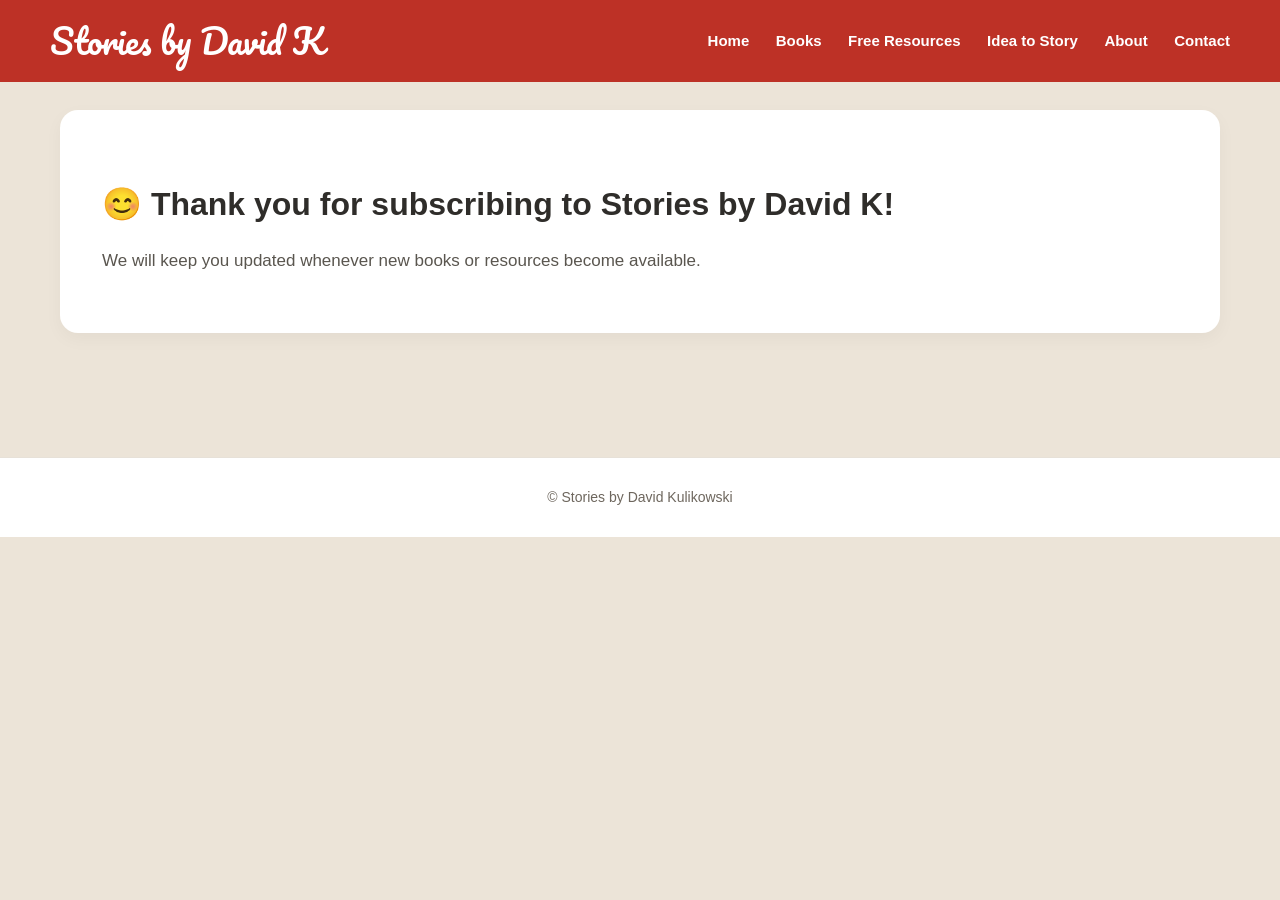
<file: thanks.html>
<!DOCTYPE html>
<html lang="en">
<head>

  <script async src="https://www.googletagmanager.com/gtm.js?id=GTM-56MF9CP8"></script>
<script>
  window.dataLayer = window.dataLayer || [];
  function gtag(){dataLayer.push(arguments);}
  gtag('js', new Date());
</script>

  
  <meta charset="UTF-8">
  <meta name="viewport" content="width=device-width, initial-scale=1.0">
  <title>Contact | Stories by David K</title>

  <link rel="preconnect" href="https://fonts.googleapis.com">
  <link rel="preconnect" href="https://fonts.gstatic.com" crossorigin>
  <link href="https://fonts.googleapis.com/css2?family=Pacifico&display=swap" rel="stylesheet">

  <link rel="icon" type="image/png" href="favicon.png">

  
  <link rel="stylesheet" href="style.css">
</head>
<body>

<header>
  <div class="nav-container">
    <a class="site-title" href="index.html">Stories by David K</a>

    <button class="menu-toggle" aria-label="Open menu" onclick="document.body.classList.toggle('menu-open')">
      ☰
    </button>

    <nav>
      <a href="index.html">Home</a>
      <a href="books.html">Books</a>
      <a href="resources.html">Free Resources</a>
      <a href="idea.html">Idea to Story</a>
      <a href="about.html">About</a>
      <a href="contact.html">Contact</a>
    </nav>
  </div>
</header>

<section class="section">
  <div class="section-card">
    <h2>😊 Thank you for subscribing to Stories by David K!</h2>
    <p>
      We will keep you updated whenever new books or resources become available. 
    </p>

   


</section>

<div class="footer">
  © Stories by David Kulikowski
</div>

</body>
</html>
</file>
<file: style.css>
html,
body {
  -webkit-text-size-adjust: 100%;
}

* {
  box-sizing: border-box;
}

body {
  margin: 0;
  font-family: Arial, sans-serif;
  background: #ece4d8;
  color: #2f2f2f;
  line-height: 1.6;
}

@import url('https://fonts.googleapis.com/css2?family=Pacifico&display=swap');


header {
  background: #BD3126;
  position: sticky;
  top: 0;
  z-index: 10;
}

.nav-container {
  max-width: 1200px;
  margin: 0 auto;
  padding: 14px 10px;
  display: flex;
  justify-content: space-between;
  align-items: center;
}

.menu-toggle {
  display: none;
  background: none;
  border: none;
  color: white;
  font-size: 34px;
  line-height: 1;
  cursor: pointer;
}


.site-title {
  font-size: 34px;
  font-family: 'Pacifico', cursive;
  color: white;
  text-decoration: none;
  font-weight: normal;
}

nav a {
  color: white;
  text-decoration: none;
  margin-left: 22px;
  font-weight: 600;
  font-size: 15px;
}

ul {
  color: #5a564f;
}

nav a:hover {
  color: #ffe6d5;
}

.hero {
  max-width: 1200px;
  margin: 0 auto;
  padding: 70px 10px 50px;
  display: grid;
  grid-template-columns: 1.45fr 0.55fr;
  gap: 15px;
  align-items: center;
}

.home-hero {
  padding-top: 70px;
  padding-bottom: 35px;
}

.hero-text {
  max-width: 780px;
}

.hero-text h4 {
  color: #c83224;
  font-size: 24px;
  letter-spacing: 4px;
  font-weight: 800;
  margin-bottom: 10px;
}

.hero-text h1 {
  font-size: 38px;
  line-height: 1.1;
  margin-top: 0;
  margin-bottom: 18px;
  color: #17151f;
  font-weight: 600;
  max-width: 780px;
}

.hero-text p {
  font-size: 20px;
  line-height: 1.5;
  color: #6f6a67;
  margin-bottom: 32px;
  font-weight: 400;
  max-width: 680px;
}

.hero-image img {
  width: 132%;
  max-width: 432px;
  border-radius: 28px;
  margin-top: 9px;
  margin-left: -104px;
}

.hero-video video {
  width: 132%;
  max-width: 432px;
  max-height: 410px;
  border-radius: 28px;
  margin-top: 9px;
  margin-left: -104px;
  display: block;
}


.buttons {
  display: flex;
  gap: 22px;
  margin-top: 35px;
  margin-bottom: 50px;
  flex-wrap: wrap;
}

.home-hero .buttons {
  margin-bottom: 25px;
}

.button {
  display: inline-flex;
  align-items: center;
  justify-content: center;
  min-width: 140px;
  padding: 12px 18px;
  border-radius: 999px;
  text-decoration: none;
  font-weight: 700;
  font-size: 16px;
  letter-spacing: 1px;
  transition: all 0.25s ease;
  border: 3px solid #c83224;
  box-sizing: border-box;
}

.button-primary {
  background: #c83224;
  color: white;
}

.button-primary:hover {
  background: #b72b1f;
  border-color: #b72b1f;
}

.button-secondary {
  background: transparent;
  color: #c83224;
}

.button-secondary:hover {
  background: #c83224;
  color: white;
}

.section {
  max-width: 1200px;
  margin: 0 auto;
  padding: 28px 20px 60px 20px;
}

#harvey-book {
  margin-top: -30px;
}

.section-card {
  background: white;
  border-radius: 18px;
  padding: 42px;
  box-shadow: 0 6px 18px rgba(0, 0, 0, 0.04);
  margin-bottom: 24px;
  max-width: 1200px;
  box-sizing: border-box;
}

.section h2 {
  font-size: 32px;
  margin-bottom: 12px;
  color: #2f2d2a;
}

.section h3 {
  font-size: 24px;
  margin-bottom: 10px;
  color: #3d382f;
}

.section p {
  color: #5a564f;
  font-size: 17px;
}

.grid-2 {
  display: grid;
  grid-template-columns: 1fr 1fr;
  gap: 30px;
}

.book-layout {
  display: grid;
  grid-template-columns: 260px 1fr;
  gap: 50px;
  align-items: start;
}

.book-layout > div:last-child {
  max-width: 900px;
}

.book-layout img {
  width: 100%;
  border-radius: 16px;
  box-shadow: 0 12px 24px rgba(0, 0, 0, 0.10);
  background: white;
}

.resource-list {
  padding-left: 18px;
  list-style-type: disc;
}

.resource-list li {
  margin-bottom: 14px;
}

.resource-list a {
  color: #5a564f;
  text-decoration: none;
  font-weight: 600;
}

.resource-list a:hover {
  text-decoration: underline;
}

.resource-item {
  position: relative;
  margin-bottom: 12px;
}

.preview-image {
  display: none !important;
  position: absolute;
  left: 260px;
  top: -20px;
  width: 220px;
  border-radius: 8px;
  border: 1px solid #ddd;
  box-shadow: 0 6px 16px rgba(0,0,0,0.15);
  background: white;
  z-index: 1000;
}

.resource-item:hover .preview-image {
  display: block !important;
}

.footer {
  background: #ffffff;
  border-top: 1px solid #e7e1d8;
  text-align: center;
  padding: 28px 20px;
  color: #6e675e;
  font-size: 14px;
  margin-top: 40px;
}

.small-note {
  font-size: 14px;
  color: #80786d;
}

.highlight {
  color: #8c6a43;
  font-weight: 700;
}

.placeholder-box {
  background: #fcfaf7;
  border: 1px dashed #d8c9b8;
  border-radius: 12px;
  padding: 8px 28px;
  margin-top: 40px;
  width: 100%;
  box-sizing: border-box;
}

.book-layout .buttons {
  margin-top: 35px;
  justify-content: center;
}

.book-actions {
  display: flex;
  gap: 12px;
}

.fullimage img {
  max-width: 100%;
  height: auto;
  border-radius: 18px;
  box-shadow: 0 14px 30px rgba(0, 0, 0, 0.10);
  background: white;
}

.subscribe-box {
  background: #f7f3ee;
  padding: 30px;
  border-radius: 16px;
  text-align: center;
  max-width: 500px;
  margin: 40px auto;
}

.subscribe-box h3 {
  color: #5a564f;
  margin-bottom: 10px;
}

.subscribe-box p {
  color: #666;
  margin-bottom: 20px;
}

.subscribe-box input[type="email"] {
  padding: 12px;
  width: 70%;
  max-width: 300px;
  border: 1px solid #ccc;
  border-radius: 8px;
  margin-bottom: 10px;
}

.subscribe-box input[type="submit"] {
  background: #5a564f;
  color: white;
  border: none;
  padding: 12px 20px;
  border-radius: 8px;
  cursor: pointer;
  font-weight: bold;
}

.subscribe-box input[type="submit"]:hover {
  opacity: 0.9;
}

.embeddable-buttondown-form {
  margin-top: 20px;
  margin-bottom: 60px;
}

.embeddable-buttondown-form input[type="email"] {
  padding: 12px;
  width: 260px;
  max-width: 80%;
  border: 1px solid #ccc;
  border-radius: 8px;
  font-size: 16px;
}

.embeddable-buttondown-form input[type="submit"] {
  display: inline-flex;
  align-items: center;
  justify-content: center;
  min-width: 150px;
  padding: 14px 16px;
  margin-right: 16px;
  margin-left: 12px;
  border-radius: 999px;
  text-decoration: none;
  font-weight: 600;
  font-size: 16px;
  letter-spacing: 2px;
  transition: all 0.25s ease;
  border: 3px solid #c83224;
  box-sizing: border-box;
  background: #c83224;
  color: white;
  cursor: pointer;
}

.embeddable-buttondown-form input[type="submit"]:hover {
  background-color: #b72b1f;
  border-color: #b72b1f;
}

#subscribe-message {
  display: none;
  color: #3b332b;
  margin-top: 15px;
  font-weight: 600;
  font-size: 15px;
}

.quick-links {
  max-width: 1200px;
  margin: 30px auto 70px;
  padding: 0 20px;
  display: grid;
  grid-template-columns: repeat(3, 1fr);
  gap: 28px;
}

.quick-links.home-quick-links {
  margin-top: 35px;
}

.quick-card {
  position: relative;
  background: #f5f5f5;
  border-radius: 22px;
  padding: 18px 120px 16px 24px;
  text-decoration: none;
  overflow: visible;
  min-height: 72px;
  display: block;
}

.quick-card h3 {
  margin: 0 0 10px;
  color: #00a8f0;
  font-size: 14px;
  line-height: 1.3;
  font-weight: 800;
  letter-spacing: 0.5px;
}

.quick-card p {
  margin: 4px 0 0;
  color: #6f6a67;
  font-size: 15px;
  line-height: 1.35;
  font-weight: 700;
}

.quick-card img {
  position: absolute;
  right: 10px;
  top: -40px;
  width: 115px;
  height: auto;
  z-index: 2;
  pointer-events: none;
}

.quick-card:hover {
  transform: translateY(-4px);
  transition: 0.25s ease;
}

.tagline-strip {
  width: 100%;
  text-align: center;
  padding: 18px 20px 36px;
  font-size: 28px;
  letter-spacing: 1px;
  font-weight: 800;
  font-style: normal;
  font-family: 'Caveat', cursive;
  background: #ece4d8;
  box-sizing: border-box;
}

.tagline-strip span {
  display: inline-block;
  margin: 0 8px;
}

.tagline-strip .orange {
  color: #f29b1d;
}

.tagline-strip .blue {
  color: #00a8f0;
}

.tagline-strip .red {
  color: #d62e2e;
}

.tagline-strip .dot {
  color: #9a938a;
}

.features-section {
  max-width: 1200px;
  margin: 40px auto 70px;
  padding: 0 20px;
}

.features-heading {
  display: flex;
  align-items: center;
  gap: 22px;
  margin-bottom: 28px;
}

.feature-circle {
  width: 64px;
  height: 64px;
  border-radius: 50%;
  background: #43aee4;
  color: white;
  display: flex;
  align-items: center;
  justify-content: center;
  font-size: 34px;
}

.features-heading p {
  color: #009fe3;
  font-size: 12px;
  font-weight: 800;
  letter-spacing: 1px;
  margin: 0 0 8px;
}

.features-heading h2 {
  font-size: 28px;
  margin: 0;
  color: #111;
  font-weight: 600;
}

.features-grid {
  max-width: 1200px;
  margin: 40px auto 70px;
  padding: 0 20px;
  display: grid;
  grid-template-columns: repeat(3, 1fr);
  gap: 28px;
}

.feature-item {
  position: relative;
  background: #f5f5f5;
  border-radius: 22px;
  padding: 18px 100px 16px 24px;
  overflow: visible;
}

.feature-item h3 {
  margin: 0 0 10px;
  color: #00a8f0;
  font-size: 14px;
  line-height: 1.3;
  font-weight: 800;
  letter-spacing: 0.5px;
}

.feature-item p {
  margin: 4px 0 0;
  color: #6f6a67;
  font-size: 15px;
  line-height: 1.35;
  font-weight: 700;
}

.feature-item img {
  position: absolute;
  right: 10px;
  top: -40px;
  width: 115px;
  height: auto;
  z-index: 2;
  pointer-events: none;
}

.feature-icon {
  font-size: 34px;
  margin-bottom: 12px;
}

.feature-icon.blue {
  color: #43aee4;
}

.feature-icon.red {
  color: #ff4b4b;
}

.feature-icon.green {
  color: #42b87a;
}

.image-feature {
  max-width: 1200px;
  margin: 40px auto 80px;
  padding: 0 20px;
}

.image-feature img {
  width: 100%;
  max-height: 520px;
  object-fit: cover;
  display: block;
  border-radius: 28px;
  box-shadow: 0 12px 28px rgba(0, 0, 0, 0.08);
}

.resources-hero {
  max-width: 1200px;
  margin: 70px auto 20px;
  padding: 0 20px;
  display: grid;
  grid-template-columns: 1.2fr 0.8fr;
  gap: 60px;
  align-items: center;
}

.resources-text h4 {
  color: #c83224;
  font-size: 24px;
  letter-spacing: 4px;
  font-weight: 800;
  margin-bottom: 10px;
}

.resources-text h2 {
  font-size: 38px;
  line-height: 1.1;
  margin-top: 0;
  margin-bottom: 18px;
  color: #17151f;
  font-weight: 600;
  max-width: 780px;
}

.resources-text p {
  font-size: 20px;
  line-height: 1.5;
  color: #6f6a67;
  margin-bottom: 32px;
  font-weight: 400;
  max-width: 760px;
}

.resources-image {
  display: flex;
  justify-content: flex-end;
  align-items: flex-start;
}

.resources-image img {
  width: 90%;
  max-width: 430px;
  border-radius: 28px;
  margin-left: -90px;
  margin-top: 0px;
}

.educator-section {
  background: #dcecf7;
  padding: 70px 20px;
  margin-top: 30px;
  margin-bottom: 50px;
  box-sizing: border-box;
}

.educator-heading {
  max-width: 1200px;
  margin: 0 auto 50px;
  display: flex;
  align-items: center;
  gap: 28px;
}

.educator-circle {
  width: 64px;
  height: 64px;
  border-radius: 50%;
  background: #43aee4;
  color: white;
  display: flex;
  align-items: center;
  justify-content: center;
  font-size: 34px;
  flex-shrink: 0;
}

.educator-heading h2 {
  font-size: 42px;
  margin: 0;
  color: #17151f;
  font-weight: 700;
}

.educator-grid {
  max-width: 1200px;
  margin: 0 auto;
  display: grid;
  grid-template-columns: repeat(3, 1fr);
  gap: 60px;
}

.educator-item p {
  font-size: 18px;
  line-height: 1.7;
  color: #2f2f2f;
  font-weight: 400;
  margin: 0;
}

.downloads-section {
  padding-top: 70px;
}

.video-note {
  text-align: center;
  color: #c83224;
  font-size: 16px;
  letter-spacing: 4px;
  font-weight: 500;
  margin-top: 6px;
}

.video-note-card {
  background: rgba(255, 255, 255, 0.6);
  border-radius: 18px;
  padding: 20px;
  margin-top: 12px;
  text-align: center;
  box-shadow: 0 6px 18px rgba(0, 0, 0, 0.04);
  color: #c83224;
  font-size: 18px;
  font-weight: 700;
  letter-spacing: 1px;
}

.downloads-columns {
  max-width: 1200px;
  margin: 40px auto 80px;
  padding: 0 20px;
  display: grid;
  grid-template-columns: repeat(3, 1fr);
  gap: 28px;
}

.download-column .resource-list {
  margin-top: 0px;
  padding-left: 18px;
}

.download-column .resource-list li {
  margin-bottom: 12px;
}

.book-wide-box {
  grid-column: 1 / -1;
  margin-top: -40px;
  width: 100%;
  margin-bottom: 4px;
  box-sizing: border-box;
}

.book-wide-buttons {
  grid-column: 1 / -1;
  display: flex;
  justify-content: center;
  align-items: center;
  gap: 22px;
  flex-wrap: wrap;
  width: 100%;
  margin: 0px auto 0;
  padding: 0;
}

.download-links-card {
  background: #f5f5f5;
  border-radius: 22px;
  padding: 20px 24px;
  margin-top: 18px;
  box-shadow: 0 6px 18px rgba(0, 0, 0, 0.04);
}

.download-links-card .resource-list {
  margin: 0;
  padding-left: 18px;
}

.download-links-card .resource-list li:last-child {
  margin-bottom: 0;
}

.spacer {
  height: 40px;
}


.home-hero .hero-image img {
  transform: translateY(14px);
}


/* MOBILE PHONE VERSION */

@media (max-width: 850px) {

  body {
    overflow-x: hidden;
  }

  header {
    position: sticky;
    top: 0;
    z-index: 100;
  }

  .nav-container {
    width: 100%;
    padding: 12px 18px;
    display: flex;
    justify-content: space-between;
    align-items: center;
  }

  .site-title {
    font-size: 25px;
    line-height: 1.1;
    max-width: 260px;
  }

  .menu-toggle {
    display: block;
  }

  nav {
    display: none;
    position: absolute;
    top: 64px;
    left: 0;
    right: 0;
    background: #BD3126;
    padding: 10px 22px 18px;
    box-shadow: 0 10px 22px rgba(0, 0, 0, 0.15);
  }

  body.menu-open nav {
    display: block;
  }

  nav a {
    display: block;
    margin: 0;
    padding: 13px 0;
    font-size: 17px;
    border-top: 1px solid rgba(255, 255, 255, 0.25);
  }

  .hero,
  .resources-hero {
    width: 100%;
    max-width: 100%;
    padding: 42px 22px 24px;
    margin: 0 auto;
    display: grid;
    grid-template-columns: 1fr;
    gap: 24px;
    text-align: left;
  }

  .hero-text,
  .resources-text {
    max-width: 100%;
  }

  .hero-text h4,
  .resources-text h4 {
    font-size: 17px;
    letter-spacing: 3px;
    margin-bottom: 8px;
  }

  .hero-text h1,
  .resources-text h2 {
    font-size: 34px;
    line-height: 1.08;
    margin-bottom: 16px;
  }

  .hero-text p,
  .resources-text p {
    font-size: 17px;
    line-height: 1.55;
    max-width: 100%;
    margin-bottom: 22px;
  }

  .hero-image,
  .resources-image {
    display: flex;
    justify-content: center;
    align-items: center;
  }

  .hero-image img,
  .resources-image img {
    width: 100%;
    max-width: 330px;
    margin: 0 auto;
    border-radius: 24px;
    transform: none;
  }

  .hero-video video {
  width: 100%;
  max-width: 330px;
  margin: 0 auto;
  border-radius: 24px;
  transform: none;
}
  

  .buttons {
    display: flex;
    flex-direction: column;
    gap: 12px;
    margin-top: 24px;
    margin-bottom: 12px;
  }

  .button {
    width: 100%;
    min-height: 48px;
    font-size: 15px;
  }

  .quick-links,
  .features-grid,
  .downloads-columns,
  .educator-grid,
  .grid-2,
  .book-layout {
    width: 100%;
    max-width: 100%;
    padding: 0 22px;
    display: grid;
    grid-template-columns: 1fr;
    gap: 24px;
  }

  .quick-links {
    margin: 28px auto 48px;
  }

  .quick-card,
  .feature-item {
    padding: 20px 110px 18px 22px;
    min-height: 96px;
    border-radius: 22px;
  }

  .quick-card h3,
  .feature-item h3 {
    font-size: 13px;
  }

  .quick-card p,
  .feature-item p {
    font-size: 15px;
  }

  .quick-card img,
  .feature-item img {
    width: 100px;
    right: 8px;
    top: -30px;
  }

  .tagline-strip {
    padding: 22px 20px 30px;
    font-size: 22px;
    letter-spacing: 3px;
    line-height: 1.7;
  }

  .image-feature {
    max-width: 100%;
    margin: 36px auto 54px;
    padding: 0 22px;
  }

  .image-feature img {
    max-height: none;
    border-radius: 24px;
  }

  .video-note-card {
    font-size: 16px;
    line-height: 1.45;
    padding: 18px;
  }

  .section {
    max-width: 100%;
    padding: 24px 22px 48px;
  }

  .section-card {
    padding: 24px 24px;
    border-radius: 20px;
  }

  .section h2 {
    font-size: 30px;
    line-height: 1.15;
  }

  .section h3 {
    font-size: 22px;
  }

  .section p {
    font-size: 16px;
    line-height: 1.55;
  }

  .book-layout {
    padding: 0;
  }

  .book-layout img {
    max-width: 260px;
    margin: 0 auto 20px;
  }

  .book-wide-buttons {
    flex-direction: column;
    gap: 12px;
  }

  .book-wide-buttons .button {
    width: 100%;
  }

  .embeddable-buttondown-form {
    margin-bottom: 32px;
  }

  .embeddable-buttondown-form input[type="email"] {
    width: 100%;
    max-width: 100%;
    margin-bottom: 12px;
  }

  .embeddable-buttondown-form input[type="submit"] {
    width: 100%;
    margin: 0 0 12px 0;
  }

  .educator-section {
    padding: 48px 22px;
  }

  .educator-heading {
    gap: 18px;
    margin-bottom: 34px;
    align-items: flex-start;
  }

  .educator-circle {
    width: 52px;
    height: 52px;
    font-size: 28px;
  }

  .educator-heading h2 {
    font-size: 31px;
    line-height: 1.15;
  }

  .educator-grid {
    padding: 0;
  }

  .educator-item p {
    font-size: 17px;
    line-height: 1.6;
  }

  .footer {
    margin-top: 28px;
    padding: 26px 20px;
  }
}


/* ALIGN HOME HERO WITH QUICK LINKS */

.hero.home-hero {
  padding-left: 20px;
  padding-right: 20px;
}


@media (max-width: 850px) {
  .hero.home-hero {
    padding-left: 22px;
    padding-right: 22px;
  }
}

#idea-card {
  margin-top: -35px;
}


.video-container {
  width: 100%;
  max-width: 900px;
  margin: 0 auto;
  aspect-ratio: 16 / 9;
}

.video-container iframe {
  width: 100%;
  height: 100%;
  border: 0;
  border-radius: 18px;
}



/* CHRISTMAS BONUS SECTION */

.christmas-bonus {
  max-width: 1160px;
  width: calc(100% - 40px);
  margin: 30px auto 70px;
}

.christmas-bonus a {
  display: block;
  border-radius: 24px;
  overflow: hidden;
  transition: transform 0.25s ease,
              box-shadow 0.25s ease;
}

.christmas-bonus img {
  display: block;
  width: 100%;
  height: auto;
}

/* Gentle nudge when hovering */

.christmas-bonus a:hover {
  transform: translateY(-7px);
  box-shadow: 0 12px 25px rgba(160, 30, 25, 0.18);
}

/* Small movement when clicked */

.christmas-bonus a:active {
  transform: translateY(-2px);
}

/* Keyboard accessibility */

.christmas-bonus a:focus-visible {
  outline: 3px solid #c72e22;
  outline-offset: 4px;
}

/* Respect reduced motion preferences */

@media (prefers-reduced-motion: reduce) {
  .christmas-bonus a {
    transition: none;
  }
  .christmas-bonus a:hover,
  .christmas-bonus a:active {
    transform: none;
  }
}
</file>
